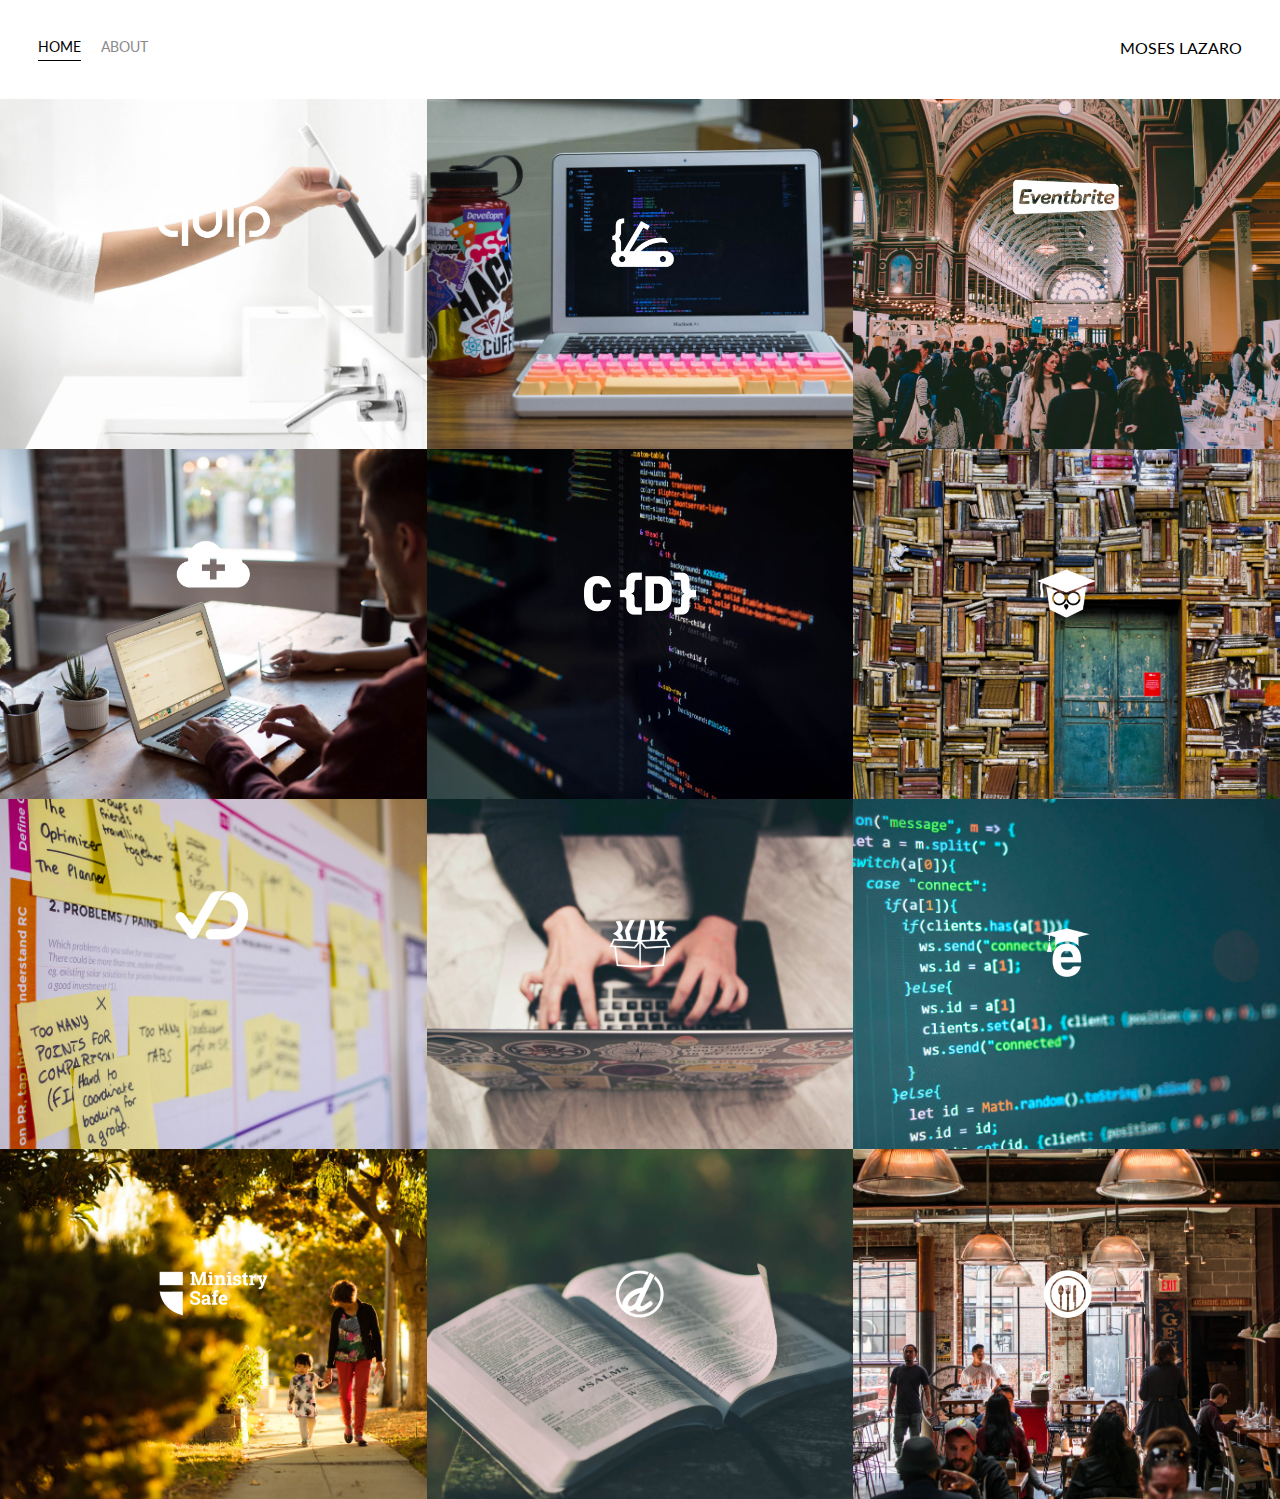
<file: index.html>
<!DOCTYPE html>
<html lang='en'>

<head>
  <meta charset='UTF-8'>
  <title>Portfolio Homepage</title>
  <link href="https://fonts.googleapis.com/css?family=Lato" rel="stylesheet">
  <link rel="stylesheet" href="styles.css">
</head>

<body>
  <div class="container">
    <div class="nav-wrapper">
      <div class="left-side">
        <div class="nav-link-wrapper active-nav-link">
          <a href="index.html">Home</a>
        </div>

        <div class="nav-link-wrapper">
          <a href="about.html">About</a>
        </div>
      </div>

      <div class="right-side">
        <div class="brand">
            MOSES LAZARO
        </div>
      </div>
    </div>

    <div class="content-wrapper">
      <div class="portfolio-items-wrapper">

        <div class="portfolio-item-wrapper">
          <div class="portfolio-img-background" style="background-image:url(images/portfolio1.jpg)"></div>

          <div class="img-text-wrapper">
            <div class="logo-wrapper">
              <img src="images/logos/quip.png" alt="">
            </div>

            <div class="subtitle">I built the Quip Ecommerce platform, named a Top 25 Invention by Time Magazine in 2016.</div>
          </div>
        </div>

        <div class="portfolio-item-wrapper">
          <div class="portfolio-img-background" style="background-image:url(images/portfolio2.jpg)"></div>
          <div class="img-text-wrapper">
            <div class="logo-wrapper">
              <img src="images/logos/devcamp.png" alt="">
            </div>

            <div class="subtitle">Coding bootcamp and learning management system.</div>
          </div>
        </div>

        <div class="portfolio-item-wrapper">
          <div class="portfolio-img-background" style="background-image:url(images/portfolio3.jpg)"></div>
          <div class="img-text-wrapper">
            <div class="logo-wrapper">
              <img src="images/logos/eventbrite.png" alt="">
            </div>

            <div class="subtitle">Eventbrite is the leading event management platform on the web with millions of individuals utilizing their applications
              to find, register or, and management events in numerous industries.</div>
          </div>
        </div>

        <div class="portfolio-item-wrapper">
          <div class="portfolio-img-background" style="background-image:url(images/portfolio4.jpg)"></div>
          <div class="img-text-wrapper">
            <div class="logo-wrapper">
              <img src="images/logos/shop-hacker.png" alt="">
            </div>

            <div class="subtitle">Shop Hacker allows you to easily import digital products such as elearning courses, software, and games directly
              into your ecommerce store.</div>
          </div>
        </div>

        <div class="portfolio-item-wrapper">
          <div class="portfolio-img-background" style="background-image:url(images/portfolio5.jpg)"></div>
          <div class="img-text-wrapper">
            <div class="logo-wrapper">
              <img src="images/logos/crondose.png" alt="">
            </div>

            <div class="subtitle">Online tutorials and productivity tips.</div>
          </div>
        </div>

        <div class="portfolio-item-wrapper">
          <div class="portfolio-img-background" style="background-image:url(images/portfolio6.jpg)"></div>
          <div class="img-text-wrapper">
            <div class="logo-wrapper">
              <img src="images/logos/dailysmarty.png" alt="">
            </div>

            <div class="subtitle">Keep track of what you learn every day.</div>
          </div>
        </div>

        <div class="portfolio-item-wrapper">
          <div class="portfolio-img-background" style="background-image:url(images/portfolio7.jpg)"></div>
          <div class="img-text-wrapper">
            <div class="logo-wrapper">
              <img src="images/logos/dashtrack.png" alt="">
            </div>

            <div class="subtitle">What you track improves. DashTrack is a journal that makes it easy to track your daily tasks and make the most
              of your time each day.</div>
          </div>
        </div>

        <div class="portfolio-item-wrapper">
          <div class="portfolio-img-background" style="background-image:url(images/portfolio8.jpg)"></div>
          <div class="img-text-wrapper">
            <div class="logo-wrapper">
              <img src="images/logos/devtrunk.png" alt="">
            </div>

            <div class="subtitle">Online shop for developer happiness.</div>
          </div>
        </div>

        <div class="portfolio-item-wrapper">
          <div class="portfolio-img-background" style="background-image:url(images/portfolio9.jpg)"></div>
          <div class="img-text-wrapper">
            <div class="logo-wrapper">
              <img src="images/logos/edutechional.png" alt="">
            </div>

            <div class="subtitle">Online technology tutorials.</div>
          </div>
        </div>

        <div class="portfolio-item-wrapper">
          <div class="portfolio-img-background" style="background-image:url(images/portfolio10.jpg)"></div>
          <div class="img-text-wrapper">
            <div class="logo-wrapper">
              <img src="images/logos/ministry-safe.png" alt="">
            </div>

            <div class="subtitle">A complete child safety system for organizations.</div>
          </div>
        </div>

        <div class="portfolio-item-wrapper">
          <div class="portfolio-img-background" style="background-image:url(images/portfolio11.jpg)"></div>
          <div class="img-text-wrapper">
            <div class="logo-wrapper">
              <img src="images/logos/open-devos.png" alt="">
            </div>

            <div class="subtitle">Publish and share daily devotionals.</div>
          </div>
        </div>

        <div class="portfolio-item-wrapper">
          <div class="portfolio-img-background" style="background-image:url(images/portfolio12.jpg)"></div>
          <div class="img-text-wrapper">
            <div class="logo-wrapper">
              <img src="images/logos/toastability.png" alt="">
            </div>

            <div class="subtitle">Easy way to manage the digital life of your bar or restaurant.</div>
          </div>
        </div>

      </div>
    </div>
  </div>

</body>
<script src="main.js"></script>
</html>
</file>
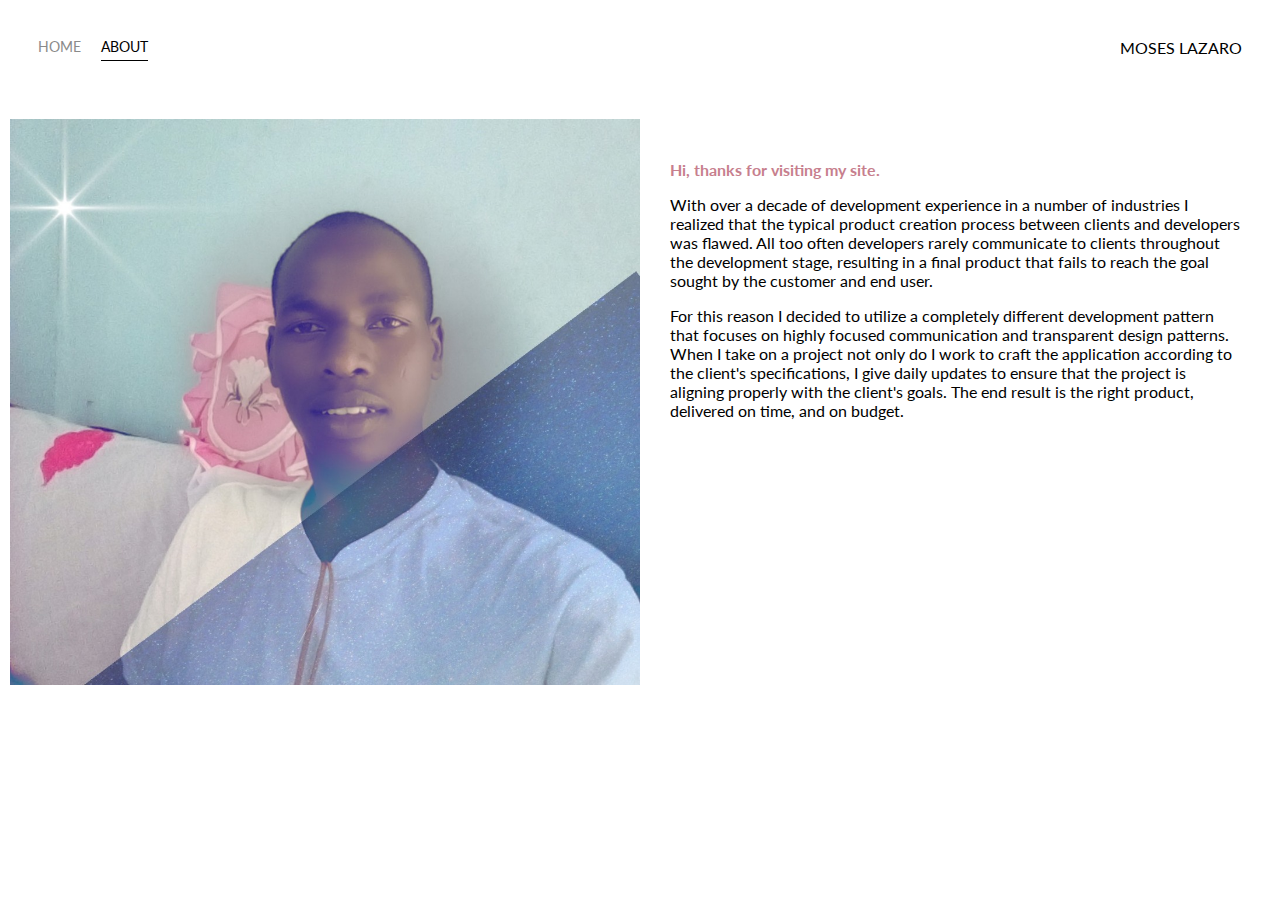
<file: about.html>
<!DOCTYPE html>
<html lang='en'>

<head>
  <meta charset='UTF-8'>
  <title>Portfolio Homepage</title>
  <link href="https://fonts.googleapis.com/css?family=Lato" rel="stylesheet">
  <link rel="stylesheet" href="styles.css">
</head>

<body>
  <div class="container">
    <div class="nav-wrapper">
      <div class="left-side">
        <div class="nav-link-wrapper">
          <a href="index.html">Home</a>
        </div>

        <div class="nav-link-wrapper active-nav-link">
          <a href="about.html">About</a>
        </div>
      </div>

      <div class="right-side">
        <div class="brand">
          MOSES LAZARO
        </div>
      </div>
    </div>

    <div class="content-wrapper">
      <div class="two-column-wrapper">
        <div class="profile-image-wrapper">
          <img src="images/moses.jpg" alt="">
        </div>

        <div class="profile-content-wrapper">
          <h1>Hi, thanks for visiting my site.</h1>
          <p>With over a decade of development experience in a number of industries I realized that the typical product creation
            process between clients and developers was flawed. All too often developers rarely communicate to clients throughout
            the development stage, resulting in a final product that fails to reach the goal sought by the customer and end
            user.
          </p>

          <p>For this reason I decided to utilize a completely different development pattern that focuses on highly focused
            communication and transparent design patterns. When I take on a project not only do I work to craft the application
            according to the client's specifications, I give daily updates to ensure that the project is aligning properly
            with the client's goals. The end result is the right product, delivered on time, and on budget.</p>
        </div>
      </div>
    </div>
  </div>

</body>

</html>
</file>
<file: styles.css>
body {
    font-family: "Lato", sans-serif;
    margin: 0px;
  }
  
  .container {
    display: grid;
    grid-template-columns: 1fr;
  }
  
  .nav-wrapper {
    display: flex;
    justify-content: space-between;
    padding: 38px;
  }
  
  .left-side {
    display: flex;
  }
  
  .nav-wrapper > .left-side > div {
    margin-right: 20px;
    text-transform: uppercase;
    font-size: 0.9rem;
  }
  
  .nav-link-wrapper {
    height: 22px;
    border-bottom: 1px solid transparent;
    transition: border-bottom 0.5s;
  }
  
  .active-nav-link {
    border-bottom: 1px solid black;
  }
  
  .active-nav-link a {
    color: black !important;
  }
  
  .nav-link-wrapper a {
    color: #8a8a8a;
    text-decoration: none;
    transition: color 0.5s;
  }
  
  .nav-link-wrapper:hover {
    border-bottom: 1px solid black;
  }
  
  .nav-link-wrapper a:hover {
    color: black;
  }
  
  .portfolio-items-wrapper {
    display: grid;
    grid-template-columns: 1fr 1fr 1fr;
  }
  
  .portfolio-item-wrapper {
    position: relative;
  }
  
  .portfolio-img-background {
    background-size: cover;
    background-position: center;
    background-repeat: no-repeat;
    height: 350px;
    width: 100%;
  }
  
  .img-text-wrapper {
    position: absolute;
    top: 0;
    display: flex;
    flex-direction: column;
    justify-content: center;
    align-items: center;
    height: 100%;
    text-align: center;
    padding-left: 100px;
    padding-right: 100px;
  }
  
  .img-text-wrapper .subtitle {
    transition: 1s;
    color: transparent;
  }
  
  .image-blur {
    transition: 1s;
    filter: brightness(10%);
  }
  
  .img-text-wrapper:hover .subtitle {
    color: lightseagreen;
    font-weight: 600;
  }
  
  .logo-wrapper img {
    width: 50%;
    margin-bottom: 20px;
  }
  
  .two-column-wrapper {
    display: grid;
    grid-template-columns: repeat(2, 1fr);
    padding: 20px 10px;
  }
  
  .profile-image-wrapper img {
    width: 100%;
  }
  
  .profile-content-wrapper {
    padding: 30px;
  }
  
  .profile-content-wrapper h1 {
    color: rgb(199, 127, 142);
    font-size: medium;
  }
  
  
  @media screen and (max-width: 1024px){
      .two-column-wrapper{
          display: flex;
          flex-direction: column;
      }
      .two-column-wrapper h1{
          font-size: medium;
          text-transform: uppercase;
          color: #8a8a8a;
      }
      .two-column-wrapper p
{
    font-family: -apple-system, BlinkMacSystemFont, 'Segoe UI', Roboto, Oxygen, Ubuntu, Cantarell, 'Open Sans', 'Helvetica Neue', sans-serif;
}  
.portfolio-items-wrapper{
    grid-template-columns: repeat(1, 1fr);
}
}
</file>
